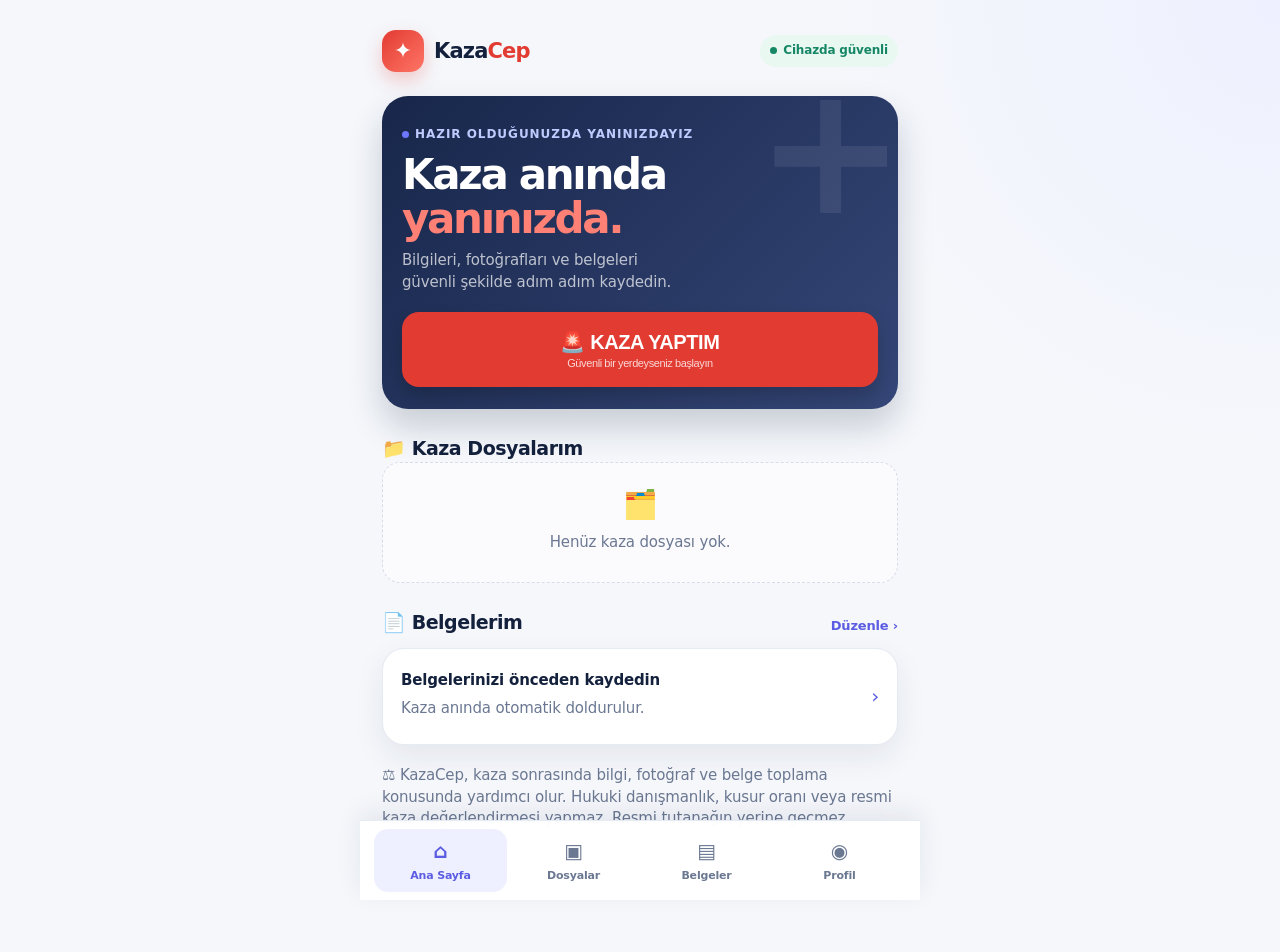
<file: KazaCep (1).html>
<!doctype html><html lang="tr"><head><meta charset="utf-8"><meta name="viewport" content="width=device-width, initial-scale=1, viewport-fit=cover"><title>KazaCep</title><style>
:root{box-sizing:border-box;padding-top:env(safe-area-inset-top,0px);padding-bottom:env(safe-area-inset-bottom,0px);--bg:#f4f6fb;--c:#fff;--t:#0f1b3d;--m:#64708a;--l:#e2e7f0;--r:#d92d20;--ok:#12805c;color-scheme:light}
*{box-sizing:border-box}html,body{height:auto}body{margin:0;background:var(--bg);color:var(--t);font:17px/1.45 system-ui,-apple-system,Segoe UI,Roboto,sans-serif}
#app{max-width:520px;margin:0 auto;padding:16px 16px 110px}#rep{display:none}
h1{font-size:34px;margin:8px 0 0}h1 span{color:var(--r)}h2{font-size:26px;margin:14px 0 6px}h3{margin:22px 0 8px}h4{margin:14px 0 6px}p{margin:6px 0}.m{color:var(--m);font-size:15px}.c{text-align:center}
.card{background:var(--c);border:1px solid var(--l);border-radius:18px;padding:16px;margin:10px 0;box-shadow:0 2px 10px rgba(15,27,61,.06)}
.sos{width:100%;margin:22px 0 8px;padding:34px 10px;font-size:30px;font-weight:800;border:0;border-radius:24px;background:var(--r);color:#fff;box-shadow:0 8px 24px rgba(217,45,32,.4)}
.btn{display:inline-block;border:0;border-radius:14px;background:var(--t);color:var(--bg);font:600 18px inherit;padding:15px 20px;cursor:pointer;text-align:center}
.btn.s{font-size:15px;padding:10px 14px}.btn.g{background:var(--l);color:var(--t)}.btn[disabled]{opacity:.4}.btn.red{background:var(--r);color:#fff}
label{display:block;font-weight:600;margin:12px 0 0;font-size:15px}input,textarea,select{width:100%;margin-top:5px;padding:14px;border:1px solid var(--l);border-radius:12px;font:inherit;background:var(--bg);color:var(--t)}textarea{min-height:200px}
.ft{position:fixed;left:0;right:0;bottom:0;display:flex;gap:10px;padding:12px 16px calc(12px + env(safe-area-inset-bottom,0px));background:var(--c);border-top:1px solid var(--l);max-width:520px;margin:auto}.ft .btn{flex:1}.ft .btn:first-child{flex:.5}
.nv{position:fixed;left:0;right:0;bottom:0;display:flex;background:var(--c);border-top:1px solid var(--l);max-width:520px;margin:auto;padding-bottom:env(safe-area-inset-bottom,0px)}.nv a{flex:1;text-align:center;padding:10px 2px;font-size:12px;color:var(--m);cursor:pointer}.nv a.on{color:var(--r);font-weight:700}.nv i{display:block;font-style:normal;font-size:22px}
.bar{height:8px;background:var(--l);border-radius:8px;margin:6px 0 14px}.bar div{height:100%;background:var(--r);border-radius:8px}
.opt{display:block;width:100%;text-align:left;font-size:20px;background:var(--c);border:2px solid var(--l);border-radius:16px;padding:20px;margin:10px 0;color:var(--t)}.opt.on{border-color:var(--r)}
.warn{background:#fff1f0;border:1px solid #f4b4ae;color:#8a1c12;border-radius:14px;padding:14px;margin:12px 0}
.th{display:flex;flex-wrap:wrap;gap:8px;margin:8px 0}.tn{position:relative}.tn img,.tn i{width:84px;height:84px;object-fit:cover;border-radius:10px;display:flex;align-items:center;justify-content:center;background:var(--l)}.tn u{position:absolute;top:-6px;right:-6px;background:var(--r);color:#fff;width:22px;height:22px;border-radius:50%;text-align:center;text-decoration:none;font-size:15px}
.row{display:flex;gap:8px;flex-wrap:wrap}.fl{margin:14px 0}
.chk{display:flex;justify-content:space-between;padding:12px 4px;border-bottom:1px solid var(--l)}.chk.x{color:var(--r);font-weight:700;cursor:pointer}
.tabs{display:flex;gap:8px;overflow-x:auto;padding:4px 0}.tabs button{white-space:nowrap;border:1px solid var(--l);background:var(--c);color:var(--t);border-radius:20px;padding:9px 14px;font:inherit;font-size:15px}.tabs .on{background:var(--t);color:var(--bg)}
dl{margin:0}dt{color:var(--m);font-size:13px;margin-top:8px}dd{margin:0;font-weight:600}.g{display:grid;grid-template-columns:repeat(3,1fr);gap:6px}.g img{width:100%;aspect-ratio:1;object-fit:cover;border-radius:8px}.pf{padding:20px 4px;background:var(--l);border-radius:8px;text-align:center;font-size:13px}
canvas{width:100%;border:1px solid var(--l);border-radius:14px;touch-action:none}.sk{width:100%;border-radius:10px}.tools{display:flex;gap:6px;flex-wrap:wrap;margin:8px 0}.tools .on{outline:3px solid var(--r)}
@media print{body{background:#fff;color:#000}#app{display:none}#rep{display:block;font-size:12pt;padding:0}#rep h1{font-size:22pt}#rep img{break-inside:avoid}#rep .g{grid-template-columns:repeat(3,1fr)}#rep h2{border-bottom:2px solid #000;margin-top:18px;break-after:avoid}#rep .sk{max-width:60%}}

/* Modern arayüz katmanı */
:root{--bg:#f5f7fb;--c:#ffffff;--t:#14213d;--m:#6b7892;--l:#e6eaf2;--r:#e23b32;--ok:#168765;--accent:#5b5ce2;--soft:#eef0ff;--shadow:0 12px 30px rgba(20,33,61,.08)}
html{scroll-behavior:smooth}body{background:radial-gradient(circle at 100% 0,#eef0ff 0,transparent 28rem),var(--bg);letter-spacing:-.01em}
#app{max-width:560px;padding:18px 18px 116px}
.brand{display:flex;align-items:center;justify-content:space-between;gap:12px;margin:2px 0 24px}.brand-mark{display:flex;align-items:center;gap:10px}.brand-icon{display:grid;place-items:center;width:42px;height:42px;border-radius:14px;background:linear-gradient(135deg,var(--r),#ff7566);color:#fff;box-shadow:0 8px 18px rgba(226,59,50,.25);font-size:22px}.brand-name{font-size:21px;font-weight:850;letter-spacing:-.04em}.brand-name span{color:var(--r)}.brand-status{display:flex;align-items:center;gap:6px;color:var(--ok);font-size:12px;font-weight:700;background:#eaf8f2;padding:7px 10px;border-radius:999px}.brand-status i{width:7px;height:7px;border-radius:50%;background:var(--ok)}
h1{font-size:clamp(32px,8vw,42px);line-height:1.05;letter-spacing:-.055em}h2{font-size:28px;line-height:1.1;letter-spacing:-.045em;margin:18px 0 10px}h3{font-size:19px;letter-spacing:-.025em;margin:26px 0 10px}h4{font-size:16px}
.card{border:1px solid rgba(226,231,240,.85);border-radius:22px;padding:18px;margin:12px 0;box-shadow:var(--shadow);transition:transform .2s,box-shadow .2s}.card[data-nav]{cursor:pointer}.card[data-nav]:active,.card:has(button:active){transform:scale(.99)}
.hero{position:relative;overflow:hidden;padding:24px 20px 22px;border:0;background:linear-gradient(135deg,#18264a 0%,#354778 100%);color:#fff;border-radius:26px;box-shadow:0 18px 34px rgba(20,33,61,.2)}.hero:after{content:'+';position:absolute;right:-8px;top:-35px;color:rgba(255,255,255,.08);font-size:180px;font-weight:900;line-height:1}.hero>*{position:relative;z-index:1}.hero .m{color:rgba(255,255,255,.7)}.hero h1{margin:0 0 9px}.hero h1 span{color:#ff8176}.hero-copy{max-width:290px;margin-bottom:18px!important}.hero-kicker{display:inline-flex;align-items:center;gap:6px;color:#bfcaff;font-size:12px;font-weight:750;letter-spacing:.08em;text-transform:uppercase;margin-bottom:10px}.hero-kicker i{width:7px;height:7px;background:#6d77ff;border-radius:50%}
.sos{position:relative;z-index:1;margin:0;padding:18px 14px;border-radius:17px;font-size:20px;letter-spacing:-.02em;box-shadow:0 10px 20px rgba(0,0,0,.2);transition:transform .15s,filter .15s}.sos:active{transform:scale(.97);filter:brightness(.94)}.sos small{display:block;font-size:11px;font-weight:500;opacity:.8;margin-top:3px}
.section-head{display:flex;align-items:end;justify-content:space-between;gap:10px}.section-head h3{margin-bottom:0}.section-link{color:var(--accent);font-size:13px;font-weight:750;cursor:pointer}.empty{padding:22px 8px;text-align:center;background:rgba(255,255,255,.55);border:1px dashed #d7dcea;border-radius:18px}
.card.case-card{position:relative;padding:16px 16px 14px}.case-top{display:flex;align-items:center;justify-content:space-between;gap:12px;margin-bottom:10px}.case-date{font-weight:800}.case-badge{font-size:11px;font-weight:800;color:var(--r);background:#fff0ef;border-radius:999px;padding:5px 8px}.case-meta{color:var(--m);font-size:14px;display:grid;gap:4px}.case-card .btn{margin-top:12px;width:100%}.doc-card{display:flex;align-items:center;justify-content:space-between;gap:12px}.doc-card b{font-size:15px}.doc-card .doc-arrow{color:var(--accent);font-size:20px}
.btn{border-radius:14px;box-shadow:0 5px 12px rgba(20,33,61,.1);transition:transform .15s,filter .15s}.btn:active{transform:translateY(1px);filter:brightness(.96)}.btn.g{background:#eef1f7;color:var(--t);box-shadow:none}.btn.red{background:linear-gradient(135deg,#e23b32,#c9251d)}
label{font-size:14px;letter-spacing:-.01em}input,textarea,select{border:1.5px solid #e0e5ee;background:#f9fafc;transition:border .15s,box-shadow .15s}input:focus,textarea:focus,select:focus{outline:none;border-color:var(--accent);box-shadow:0 0 0 4px rgba(91,92,226,.12);background:#fff}textarea{min-height:180px}
.nv{max-width:560px;padding:8px 14px calc(8px + env(safe-area-inset-bottom,0px));background:rgba(255,255,255,.94);backdrop-filter:blur(18px);box-shadow:0 -8px 24px rgba(20,33,61,.08);border-top:1px solid rgba(226,231,240,.85)}.nv a{border-radius:14px;padding:8px 2px;font-size:11px;font-weight:650;transition:background .15s}.nv a.on{background:var(--soft);color:var(--accent)}.nv i{font-size:20px;margin-bottom:2px}
.ft{max-width:560px;padding:12px 18px calc(12px + env(safe-area-inset-bottom,0px));background:rgba(255,255,255,.95);backdrop-filter:blur(18px);box-shadow:0 -8px 24px rgba(20,33,61,.08)}.ft .btn{min-height:52px}.ft .btn:first-child{flex:.42}.bar{height:9px;background:#e4e8f2;margin:8px 0 20px;overflow:hidden}.bar div{background:linear-gradient(90deg,var(--accent),var(--r));box-shadow:0 0 12px rgba(91,92,226,.35);transition:width .3s}.opt{border:1.5px solid #e2e6ef;background:#fff;padding:17px 18px;border-radius:18px;box-shadow:0 4px 12px rgba(20,33,61,.04);transition:.15s}.opt:hover,.opt.on{border-color:var(--accent);background:#f7f7ff;box-shadow:0 5px 15px rgba(91,92,226,.12)}.warn{border-radius:18px}.tabs button{border-color:#e1e5ee}.tabs .on{background:var(--accent);color:#fff;border-color:var(--accent)}
.fl{padding:3px 0 10px}.th{min-height:4px}.tn img,.tn i{border-radius:14px;box-shadow:0 4px 10px rgba(20,33,61,.1)}canvas{border:0;box-shadow:inset 0 0 0 1px #dde2ed,0 8px 18px rgba(20,33,61,.08)}
@media (min-width:560px){body{padding-top:10px}#app{padding-left:22px;padding-right:22px}}
</style></head><body><div id="app"></div><div id="rep"></div><script>
const $=s=>document.querySelector(s),e=s=>String(s??'').replace(/[&<>"]/g,c=>({'&':'&amp;','<':'&lt;','>':'&gt;','"':'&quot;'}[c]));
let S={P:{},cases:[]},cur=null,step=0,pi=1,tab='olay',view='home',db,tm;
// ---- Depolama: IndexedDB (cihazda, çevrimdışı). Sunucu senkronu için c.synced bayrağı hazır.
const idb=()=>new Promise(r=>{try{const q=indexedDB.open('kazacep',1);q.onupgradeneeded=()=>q.result.createObjectStore('kv');q.onsuccess=()=>{db=q.result;r()};q.onerror=()=>r()}catch(x){r()}});
const load=()=>new Promise(r=>{if(!db)return r();try{const g=db.transaction('kv').objectStore('kv').get('s');g.onsuccess=()=>{if(g.result)S=g.result;r()};g.onerror=()=>r()}catch(x){r()}});
const save=()=>{clearTimeout(tm);tm=setTimeout(()=>{try{db&&db.transaction('kv','readwrite').objectStore('kv').put(S,'s')}catch(x){}},250)};
const sync=()=>{/* İleride: navigator.onLine iken synced:false dosyaları sunucuya gönder */};addEventListener('online',sync);
const PH=[['Olay yerinin genel görünüşü','Araçların, yolun ve çevrenin tamamı görünecek şekilde fotoğraf çekin.',0],['Kendi aracınızın genel görünüşü','Aracınızın tamamı görünsün.',0],['Kendi aracınızdaki hasar','Hasarlı bölgeleri yakından ve farklı açılardan görüntüleyin. Birden fazla fotoğraf çekebilirsiniz.',1],['Karşı aracın genel görünüşü','Karşı aracın tamamı görünsün.',0],['Karşı aracın hasarı','Hasarlı bölgeleri yakından çekin.',1],['Araç plakaları','Plakaların okunabilir olduğundan emin olun.',0],['Yol ve trafik işaretleri','Levhalar, işaretler ve ışıklar.',1],['Yol çalışması / şerit / çevre','Yol çalışması, şeritler, levhalar, kavşak, yoldaki engeller (varsa).',1],['Diğer önemli detaylar','Fren izi, kırık parçalar, yol hasarı, diğer detaylar (varsa).',1]];
const TYPES={iki:['🚗','İki araçlı kaza'],tek:['🚙','Tek araçlı kaza'],cok:['🚛','Birden fazla araç'],diger:['⚠️','Diğer']};
const LEGAL='KazaCep, kaza sonrasında bilgi, fotoğraf ve belge toplama konusunda yardımcı olur. Hukuki danışmanlık, kusur oranı veya resmi kaza değerlendirmesi yapmaz. Resmi tutanağın yerine geçmez.';
const ref=o=>o==='P'?S.P:o==='c'?cur:cur[o];
const inp=(o,k,l,t='text')=>`<label>${l}<input type="${t}" data-o="${o}" data-k="${k}" value="${e(ref(o)[k])}"></label>`;
const arr=(o,k,m)=>{const v=ref(o)[k];return m?(v||[]):v?[v]:[]};
const isPdf=x=>x.startsWith('data:application/pdf');
const fl=(o,k,l,m,pdf,cam=1)=>`<div class="fl"><b>${l}</b><div class="th">${arr(o,k,m).map((x,i)=>`<span class="tn">${isPdf(x)?'<i>PDF</i>':`<img src="${x}">`}<u data-d="${o}|${k}|${i}|${m?1:0}">×</u></span>`).join('')}</div><div class="row">${cam?`<label class="btn s">📷 Çek<input type="file" hidden accept="image/*" capture="environment" data-f="${o}|${k}|${m?1:0}"></label>`:''}<label class="btn s g">🖼️ Galeri${pdf?' / PDF':''}<input type="file" hidden accept="image/*${pdf?',application/pdf':''}" data-f="${o}|${k}|${m?1:0}"></label></div></div>`;
const rd=f=>new Promise(r=>{if(f.type==='application/pdf'){const x=new FileReader();x.onload=()=>r(x.result);x.readAsDataURL(f);return}const im=new Image(),u=URL.createObjectURL(f);im.onload=()=>{const s=Math.min(1,1280/Math.max(im.width,im.height)),c=document.createElement('canvas');c.width=im.width*s;c.height=im.height*s;c.getContext('2d').drawImage(im,0,0,c.width,c.height);URL.revokeObjectURL(u);r(c.toDataURL('image/jpeg',.7))};im.src=u});
const veh=o=>inp(o,'plaka','Plaka')+inp(o,'marka','Marka')+inp(o,'model','Model')+(o==='other'?inp(o,'sahip','Araç sahibi'):inp(o,'yil','Model yılı','number'));
const ins=o=>inp(o,'sirket','Sigorta şirketi')+inp(o,'pno','Poliçe numarası')+inp(o,'pbas','Poliçe başlangıç tarihi','date')+inp(o,'pbit','Poliçe bitiş tarihi','date')+fl(o,'pdoc','Poliçe belgesi',0,1);
const tek=()=>cur&&cur.type==='tek';
// ---- Adımlar
const STEPS=[
['Güvenlik',()=>`<h2>🛡️ Önce Güvenliğiniz</h2><div class="card"><p>Öncelikle kendinizin ve çevrenizdekilerin güvenli olduğundan emin olun. Yaralanma veya acil durum varsa gerekli acil yardım hizmetlerine başvurun.</p></div><div class="warn"><b>Yaralanma veya hayati tehlike varsa önce acil yardım çağırın (112).</b> KazaCep'i kullanmak için güvenli bir ortamda olduğunuzdan emin olun. Yol üzerinde telefon kullanmayın.</div>`],
['Kaza Türü',()=>`<h2>Kaza türü nedir?</h2>`+Object.entries(TYPES).map(([k,v])=>`<button class="opt ${cur.type==k?'on':''}" data-a="type" data-v="${k}">${v[0]} ${v[1]}</button>`).join('')+(cur.type=='cok'?'<p class="m">Diğer araç/sürücüler sonradan eklenebilecek şekilde tasarlandı (ilk sürümde 1 karşı araç).</p>':'')],
['Konum ve Zaman',()=>{const l=cur.loc,d=new Date(cur.created);return `<h2>📍 Kaza Konumu</h2><div class="card"><b>${d.toLocaleDateString('tr-TR',{day:'numeric',month:'long',year:'numeric'})}</b> • ${d.toLocaleTimeString('tr-TR',{hour:'2-digit',minute:'2-digit'})}<label>Tarih ve saat (değiştirebilirsiniz)<input type="datetime-local" data-dt value="${new Date(d-d.getTimezoneOffset()*60000).toISOString().slice(0,16)}"></label></div>`+(cur.gs=='wait'?'<div class="card c">⏳ <b>Konumunuz alınıyor...</b></div>':l.lat&&cur.gs=='ok'?`<div class="card"><b style="color:var(--ok)">✓ Konum kaydedildi</b><svg viewBox="0 0 300 110" width="100%"><rect width="300" height="110" rx="12" fill="#dfe7f3"/><path d="M0 70 L300 40" stroke="#fff" stroke-width="14"/><path d="M110 0 L150 110" stroke="#fff" stroke-width="10"/><text x="150" y="62" font-size="38" text-anchor="middle">📍</text></svg><p>${(+l.lat).toFixed(5)}, ${(+l.lng).toFixed(5)}${l.acc?` (±${Math.round(l.acc)} m)`:''}</p><a class="m" target="_blank" rel="noopener" href="https://www.openstreetmap.org/?mlat=${l.lat}&mlon=${l.lng}#map=17/${l.lat}/${l.lng}">Haritada aç (internet gerekir)</a></div>`:`<div class="warn">Konum alınamadı. Konumu manuel girebilirsiniz.</div>`)+`<button class="btn g s" data-a="geo">🔄 Konumu yeniden al</button><h3>Konumu manuel seç</h3>${inp('loc','adres','Adres / yer tarifi (ör. Karabük, D100 Yenişehir çıkışı)')}${inp('loc','lat','Enlem (isteğe bağlı)','number')}${inp('loc','lng','Boylam (isteğe bağlı)','number')}`}],
['Olay Yeri Fotoğrafları',()=>{const p=PH[pi-1],po=pord(),n=po.indexOf(pi)+1;return `<h2>📸 Olay Yerini Kaydet</h2><div class="card"><b style="color:var(--r)">Fotoğraf ${n} / ${po.length}</b><h3 style="margin:6px 0">${p[0]}</h3><p>${p[1]}</p>${fl('ph',pi,'Fotoğraflar',1,0)}${p[2]?'':''}</div>`}],
['Benim Aracım',()=>`<h2>🚗 Benim Aracım</h2>${veh('my')}<h3>Ruhsat</h3>${fl('my','rOn','Ruhsat — ön yüz',0,1)}${fl('my','rArka','Ruhsat — arka yüz',0,1)}`],
['Sürücü Bilgilerim',()=>`<h2>👤 Sürücü Bilgilerim</h2>${inp('my','ad','Ad Soyad')}${inp('my','tel','Telefon','tel')}${inp('my','kimlik','Kimlik bilgileri (TC No)')}${inp('my','sinif','Ehliyet sınıfı')}<h3>Ehliyet</h3>${fl('my','eOn','Ehliyet — ön yüz',0,1)}${fl('my','eArka','Ehliyet — arka yüz',0,1)}<p class="m">Not: Altyapı ileride OCR eklenecek şekilde alan bazlı tasarlandı.</p>`],
['Karşı Araç',()=>`<h2>🚙 Karşı Araç</h2>${veh('other')}<h3>Ruhsat</h3>${fl('other','rOn','Ruhsat — ön yüz',0,1)}${fl('other','rArka','Ruhsat — arka yüz',0,1)}`],
['Karşı Sürücü',()=>`<h2>👤 Karşı Sürücü</h2>${inp('other','ad','Ad Soyad')}${inp('other','tel','Telefon','tel')}${inp('other','sinif','Ehliyet sınıfı')}<h3>Ehliyet fotoğrafı</h3>${fl('other','eOn','Ön yüzü çek',0,1)}${fl('other','eArka','Arka yüzü çek',0,1)}`+(cur.other.eOn&&cur.other.eArka?'':`<div class="warn">⚠️ Karşı sürücünün ehliyet fotoğrafı eklenmedi. İsterseniz yine de devam edebilirsiniz.</div>`)],
['Sigorta',()=>`<h2>🛡️ Sigorta Bilgileri</h2><div class="card"><h4>Benim aracım</h4>${ins('my')}</div>`+(tek()?'':`<div class="card"><h4>Karşı araç</h4>${ins('other')}</div>`)],
['Tanıklar',()=>`<h2>👥 Tanık</h2><b>Kazayı gören tanık var mı?</b><div class="row"><button class="opt on" style="width:48%;${cur.wa=='e'?'':'border-color:var(--l)'}" data-a="wa" data-v="e">Evet</button><button class="opt" style="width:48%;${cur.wa=='h'?'border-color:var(--r)':''}" data-a="wa" data-v="h">Hayır</button></div>`+(cur.wa=='e'?cur.wit.map((w,i)=>`<div class="card"><b>Tanık ${i+1}</b> <u data-a="delw" data-v="${i}" style="float:right;color:var(--r)">Sil</u>${['ad|Ad Soyad','tel|Telefon','ac|Açıklama'].map(s=>{const[k,l]=s.split('|');return `<label>${l}<input data-w="${i}|${k}" value="${e(w[k])}"></label>`}).join('')}</div>`).join('')+`<button class="btn g" data-a="addw">+ Tanık ekle</button>`:'')],
['Kaza Açıklaması',()=>`<h2>📝 Kaza Nasıl Gerçekleşti?</h2><textarea data-o="c" data-k="desc" placeholder="Olayı kendi gördüğünüz şekilde açıklayın.">${e(cur.desc)}</textarea><p class="m">Uygulama kusur oranı belirlemez, kimin haklı olduğunu söylemez, hukuki yorum yapmaz.</p>`],
['Kaza Krokisi',()=>`<h2>🗺️ Kaza Krokisi</h2><div class="tools"><button class="btn s g" data-add="🚗">🚗 Araç</button><button class="btn s g" data-add="🚙">🚙 Karşı araç</button><button class="btn s g" data-add="💥">💥 Çarpışma</button><button class="btn s g on" data-t="move">✋ Taşı</button><button class="btn s g" data-t="road">🛣️ Yol</button><button class="btn s g" data-t="arrow">➡️ Yön/Ok</button><button class="btn s g" data-un>↩️ Geri al</button></div><canvas id="cv"></canvas><p class="m">Araçları sürükleyin, yol ve ok çizin. Kroki otomatik kaydedilir.</p>`],
['Belgeler',()=>`<h2>📄 Belgeler</h2><p class="m">JPG, PNG veya PDF ekleyebilirsiniz.</p>${[['ruhsat','Ruhsat'],['ehliyet','Ehliyet'],['police','Sigorta poliçesi'],['tutanak','Kaza tespit tutanağı'],['diger','Diğer belgeler']].map(([k,l])=>fl('dk',k,l,1,1,0)).join('')}`],
['Kontrol',()=>`<h2>✅ Kaza Dosyanızı Kontrol Edin</h2><div class="card">${items().map(([l,f,s])=>f()?`<div class="chk"><span>✓ ${l}</span></div>`:`<div class="chk x" data-go="${s}"><span>${l}</span><span>⚠️ Eksik ›</span></div>`).join('')}</div><p class="m">Eksik olanlara dokunarak geri dönebilirsiniz. Eksikle de dosya oluşturabilirsiniz.</p>`]];
const pord=()=>[1,2,3,4,5,6,7,8,9].filter(i=>!(tek()&&(i==4||i==5)));
const order=()=>STEPS.map((_,i)=>i).filter(i=>!(tek()&&(i==6||i==7)));
const any=a=>a&&a.length;
const items=()=>{const m=cur.my,o=cur.other,t=tek(),dk=Object.values(cur.dk).some(any);return [['Kaza konumu',()=>cur.loc.lat||cur.loc.adres,2],['Tarih / saat',()=>1,2],['Olay yeri fotoğrafları',()=>Object.values(cur.ph).some(any),3],['Kendi araç bilgileri',()=>m.plaka,4],...(t?[]:[['Karşı araç bilgileri',()=>o.plaka,6]]),['Kendi sürücü bilgileri',()=>m.ad,5],...(t?[]:[['Karşı sürücü bilgileri',()=>o.ad,7]]),['Ehliyet fotoğrafları',()=>m.eOn&&(t||o.eOn),5],['Ruhsat fotoğrafları',()=>m.rOn&&(t||o.rOn),4],['Sigorta bilgileri',()=>m.sirket&&(t||o.sirket),8],['Poliçe belgeleri',()=>m.pdoc&&(t||o.pdoc),8],['Tanık bilgileri',()=>cur.wa=='h'||any(cur.wit),9],['Kaza açıklaması',()=>cur.desc,10],['Kaza krokisi',()=>cur.sketch,11],['Diğer belgeler',()=>dk,12]]};
// ---- Kaza dosyası bölümleri (sekmeler + PDF ortak)
const kv=a=>`<dl>${a.map(([k,v])=>`<dt>${k}</dt><dd>${e(v)||'—'}</dd>`).join('')}</dl>`;
const imgs=a=>any(a)?`<div class="g">${a.map(x=>isPdf(x)?'<div class="pf">PDF belgesi</div>':`<img src="${x}">`).join('')}</div>`:'<p class="m">Eklenmedi</p>';
const one=x=>x?[x]:[];
const placeOf=c=>c.loc.adres||(c.loc.lat?(+c.loc.lat).toFixed(4)+', '+(+c.loc.lng).toFixed(4):'Konum yok');
const sec=c=>{const t=c.type=='tek',D=new Date(c.created),vh=(v,n,o)=>`<h4>${n}</h4>`+kv([['Plaka',v.plaka],['Marka',v.marka],['Model',v.model],o?['Araç sahibi',v.sahip]:['Model yılı',v.yil]])+'<p class="m">Ruhsat</p>'+imgs([...one(v.rOn),...one(v.rArka)]),dr=(v,n)=>`<h4>${n}</h4>`+kv([['Ad Soyad',v.ad],['Telefon',v.tel],...(v===c.my?[['Kimlik',v.kimlik]]:[]),['Ehliyet sınıfı',v.sinif]])+'<p class="m">Ehliyet</p>'+imgs([...one(v.eOn),...one(v.eArka)]),sg=(v,n)=>`<h4>${n}</h4>`+kv([['Şirket',v.sirket],['Poliçe no',v.pno],['Başlangıç',v.pbas],['Bitiş',v.pbit]])+imgs(one(v.pdoc));
return{olay:kv([['Tarih',D.toLocaleDateString('tr-TR',{day:'numeric',month:'long',year:'numeric'})],['Saat',D.toLocaleTimeString('tr-TR',{hour:'2-digit',minute:'2-digit'})],['Kaza türü',TYPES[c.type]?.[1]],['Konum',placeOf(c)],['Koordinat',c.loc.lat?c.loc.lat+', '+c.loc.lng:'']]),foto:PH.map((p,i)=>(t&&(i==3||i==4))?'':`<h4>${p[0]}</h4>`+imgs(c.ph[i+1])).join(''),arac:vh(c.my,'Kendi araç')+(t?'':vh(c.other,'Karşı araç',1)),surucu:dr(c.my,'Kendi sürücü')+(t?'':dr(c.other,'Karşı sürücü')),sig:sg(c.my,'Kendi aracım')+(t?'':sg(c.other,'Karşı araç')),tanik:any(c.wit)?c.wit.map((w,i)=>`<h4>Tanık ${i+1}</h4>`+kv([['Ad Soyad',w.ad],['Telefon',w.tel],['Açıklama',w.ac]])).join(''):'<p class="m">Tanık bilgisi yok</p>',acik:`<p style="white-space:pre-wrap">${e(c.desc)||'—'}</p>`,kroki:c.sketch?`<img class="sk" src="${c.sketch}">`:'<p class="m">Kroki yok</p>',belge:[['ruhsat','Ruhsat'],['ehliyet','Ehliyet'],['police','Sigorta poliçesi'],['tutanak','Kaza tespit tutanağı'],['diger','Diğer']].map(([k,l])=>`<h4>${l}</h4>`+imgs(c.dk[k])).join('')}};
const TABS=[['olay','📍 Olay'],['foto','📸 Fotoğraflar'],['arac','🚗 Araçlar'],['surucu','👤 Sürücüler'],['sig','🛡️ Sigorta'],['tanik','👥 Tanıklar'],['acik','📝 Açıklama'],['kroki','🗺️ Kroki'],['belge','📄 Belgeler']];
const cardOf=c=>{const D=new Date(c.created);return `<div class="card case-card"><div class="case-top"><span class="case-date">${D.toLocaleDateString('tr-TR',{day:'numeric',month:'long',year:'numeric'})}</span>${c.done?'<span class="case-badge">TAMAMLANDI</span>':'<span class="case-badge">TASLAK</span>'}</div><div class="case-meta"><div>📍 ${e(placeOf(c))}</div><div>🚗 ${c.type=='tek'?1:2}${c.type=='cok'?'+':''} araç · ${TYPES[c.type]?.[1]||'Kaza kaydı'}</div></div><button class="btn s" data-open="${c.id}">${c.done?'Dosyayı Gör':'Devam Et'} <span aria-hidden="true">›</span></button></div>`};
const legal=`<p class="m" style="margin-top:20px">⚖️ ${LEGAL}</p>`;
const V={home:()=>`<div class="brand"><div class="brand-mark"><div class="brand-icon">✦</div><div class="brand-name">Kaza<span>Cep</span></div></div><div class="brand-status"><i></i> Cihazda güvenli</div></div><div class="hero"><div class="hero-kicker"><i></i> Hazır olduğunuzda yanınızdayız</div><h1>Kaza anında<br><span>yanınızda.</span></h1><p class="m hero-copy">Bilgileri, fotoğrafları ve belgeleri güvenli şekilde adım adım kaydedin.</p><button class="sos" data-a="start">🚨 KAZA YAPTIM<small>Güvenli bir yerdeyseniz başlayın</small></button></div><div class="section-head"><h3>📁 Kaza Dosyalarım</h3>${S.cases.length?`<span class="section-link" data-nav="files">Tümünü gör ›</span>`:''}</div>${S.cases.slice(0,2).map(cardOf).join('')||'<div class="empty"><div style="font-size:28px">🗂️</div><p class="m">Henüz kaza dosyası yok.</p></div>'}<div class="section-head"><h3>📄 Belgelerim</h3><span class="section-link" data-nav="docs">Düzenle ›</span></div><div class="card doc-card" data-nav="docs"><div><b>${S.P.plaka?'🚗 '+e(S.P.plaka):'Belgelerinizi önceden kaydedin'}</b><p class="m">${S.P.plaka||S.P.rOn?`${S.P.rOn?'Ruhsat ✓  ':''}${S.P.eOn?'Ehliyet ✓  ':''}${S.P.pdoc?'Poliçe ✓':''}`:'Kaza anında otomatik doldurulur.'}</p></div><span class="doc-arrow">›</span></div>${legal}`,
files:()=>`<h2>📁 Kaza Dosyalarım</h2>${S.cases.map(cardOf).join('')||'<p class="m">Henüz kaza dosyası yok.</p>'}`,
docs:()=>`<h2>📄 Belgelerim</h2><p class="m">Burada kaydettikleriniz yeni kazada otomatik kullanılır.</p><div class="card"><h4>🚗 Aracım</h4>${veh('P')}</div><div class="card"><h4>📄 Ruhsat</h4>${fl('P','rOn','Ön yüz',0,1)}${fl('P','rArka','Arka yüz',0,1)}</div><div class="card"><h4>👤 Ehliyet</h4>${fl('P','eOn','Ön yüz',0,1)}${fl('P','eArka','Arka yüz',0,1)}</div><div class="card"><h4>🛡️ Sigorta</h4>${ins('P')}</div><button class="btn red" style="width:100%;margin-top:4px" data-a="save-docs">💾 Belgelerimi Kaydet</button><p class="m c" style="margin-top:10px">Bilgileriniz bu cihazda güvenle saklanır.</p>`,
prof:()=>`<h2>👤 Profil</h2><div class="card">${inp('P','ad','Ad Soyad')}${inp('P','tel','Telefon','tel')}${inp('P','kimlik','Kimlik bilgileri (TC No)')}${inp('P','sinif','Ehliyet sınıfı')}</div><div class="card"><b>🔒 Veri güvenliği</b><p class="m">Tüm bilgiler yalnızca bu cihazda, tarayıcınızın özel deposunda saklanır; başka kullanıcılar göremez. Sunucu eşitlemesi için altyapı hazırdır (her dosyada “eşitlendi” bayrağı).</p></div>${legal}<button class="btn g" data-a="wipe">Tüm verilerimi sil</button>`,
case:()=>{const c=cur,s=sec(c);return `<button class="btn g s" data-nav="files">‹ Dosyalarım</button><h2>📁 Kaza Dosyası</h2><div class="card"><b>${new Date(c.created).toLocaleDateString('tr-TR',{day:'numeric',month:'long',year:'numeric'})}</b><div>📍 ${e(placeOf(c))}</div><b>${TYPES[c.type]?.[1]||'Kaza'}</b></div><button class="btn red" style="width:100%" data-a="pdf">📄 PDF OLUŞTUR</button><p class="m c">Açılan pencerede “PDF olarak kaydet” seçin.</p><div class="tabs">${TABS.map(([k,l])=>`<button class="${tab==k?'on':''}" data-tab="${k}">${l}</button>`).join('')}</div><div class="card">${s[tab]}</div><button class="btn g s" data-a="edit">✏️ Düzenle</button>${legal}`}};
const nav=()=>`<div class="nv">${[['home','⌂','Ana Sayfa'],['files','▣','Dosyalar'],['docs','▤','Belgeler'],['prof','◉','Profil']].map(([k,i,l])=>`<a data-nav="${k}" class="${view==k||(k=='files'&&view=='case')?'on':''}"><i>${i}</i>${l}</a>`).join('')}</div>`;
const wiz=()=>{const o=order(),p=o.indexOf(step),last=p==o.length-1,po=pord(),skip=step==3&&PH[pi-1][2]&&!any(cur.ph[pi]);const dis=(step==1&&!cur.type)||(step==3&&!PH[pi-1][2]&&!any(cur.ph[pi]));return `<div class="m"><b>${p+1} / ${o.length} – ${STEPS[step][0]}</b></div><div class="bar"><div style="width:${(p+1)/o.length*100}%"></div></div>${STEPS[step][1]()}<p class="m" style="margin-top:20px">⚖️ ${LEGAL}</p><div class="ft"><button class="btn g" data-a="back">‹ Geri</button><button class="btn ${last?'red':''}" data-a="next" ${dis?'disabled':''}>${step==0?'Güvendeyim, devam et':last?'KAZA DOSYASINI OLUŞTUR':skip?'Atla':'Devam ›'}</button></div>`};
function render(top){const y=scrollY;if(view=='wiz'){cur.step=step;cur.pi=pi;save()}$('#app').innerHTML=view=='wiz'?wiz():V[view]()+(view=='case'?'':nav());if(view=='wiz'&&step==11)sketch();scrollTo(0,top?0:y)}
function geo(){cur.gs='wait';render();if(!navigator.geolocation){cur.gs='fail';return render()}navigator.geolocation.getCurrentPosition(p=>{cur.loc.lat=p.coords.latitude;cur.loc.lng=p.coords.longitude;cur.loc.acc=p.coords.accuracy;cur.gs='ok';save();step==2&&view=='wiz'&&render()},()=>{cur.gs='fail';save();step==2&&view=='wiz'&&render()},{timeout:12000,enableHighAccuracy:true})}
function enter(){if(step==2&&!cur.gs)geo();else render(1)}
function start(){cur={id:Date.now(),created:new Date().toISOString(),type:'',loc:{},ph:{},my:JSON.parse(JSON.stringify(S.P)),other:{},wit:[],wa:'',dk:{},desc:'',sketch:'',sk:[],done:false,synced:false};S.cases.unshift(cur);step=0;pi=1;view='wiz';save();render(1)}
function sketch(){const cv=$('#cv');if(!cv)return;const x=cv.getContext('2d');cv.width=600;cv.height=700;let tool='move',dr=null,ln=null;const rk=i=>i.t=='l'?(i.k=='road'?0:1):2;
const draw=()=>{x.fillStyle='#eef1f6';x.fillRect(0,0,600,700);x.lineCap=x.lineJoin='round';[...cur.sk].sort((a,b)=>rk(a)-rk(b)).forEach(i=>{if(i.t=='l'){x.beginPath();i.p.forEach((q,n)=>n?x.lineTo(q[0],q[1]):x.moveTo(q[0],q[1]));if(i.k=='road'){x.strokeStyle='#9aa3b5';x.lineWidth=90;x.stroke();x.strokeStyle='#fff';x.lineWidth=3;x.setLineDash([16,14]);x.stroke();x.setLineDash([])}else{x.strokeStyle='#d92d20';x.lineWidth=6;x.stroke();const n=i.p.length;if(n>1){const a=i.p[n-1],b=i.p[Math.max(0,n-6)],g=Math.atan2(a[1]-b[1],a[0]-b[0]);x.beginPath();[-.5,.5].forEach(d=>{x.moveTo(a[0],a[1]);x.lineTo(a[0]+30*Math.cos(g+Math.PI+d),a[1]+30*Math.sin(g+Math.PI+d))});x.stroke()}}}else{x.font='64px serif';x.textAlign='center';x.textBaseline='middle';x.fillText(i.e,i.x,i.y)}})};
const pos=v=>{const r=cv.getBoundingClientRect();return[(v.clientX-r.left)*600/r.width,(v.clientY-r.top)*700/r.height]};const fin=()=>{cur.sketch=cv.toDataURL('image/png');save()};
cv.onpointerdown=v=>{const[px,py]=pos(v);cv.setPointerCapture(v.pointerId);if(tool=='move'){dr=[...cur.sk].reverse().find(i=>i.t!='l'&&Math.hypot(i.x-px,i.y-py)<50)}else{ln={t:'l',k:tool,p:[[px,py]]};cur.sk.push(ln)}};
cv.onpointermove=v=>{const q=pos(v);if(dr){dr.x=q[0];dr.y=q[1]}else if(ln)ln.p.push(q);else return;draw()};cv.onpointerup=()=>{if(dr||ln){dr=ln=null;fin()}};
document.querySelectorAll('[data-t]').forEach(b=>b.onclick=()=>{tool=b.dataset.t;document.querySelectorAll('[data-t]').forEach(z=>z.classList.toggle('on',z==b))});
document.querySelectorAll('[data-add]').forEach(b=>b.onclick=()=>{cur.sk.push({t:'i',e:b.dataset.add,x:200+Math.random()*200,y:300+Math.random()*100});draw();fin()});
$('[data-un]').onclick=()=>{cur.sk.pop();draw();fin()};draw()}
// ---- Olaylar
document.addEventListener('input',v=>{const t=v.target;if(t.dataset.dt!==undefined){const d=new Date(t.value);if(!isNaN(d)){cur.created=d.toISOString();save()}}else if(t.dataset.k){ref(t.dataset.o)[t.dataset.k]=t.value;save()}else if(t.dataset.w){const[i,k]=t.dataset.w.split('|');cur.wit[i][k]=t.value;save()}});
document.addEventListener('change',async v=>{const t=v.target;if(!t.dataset.f)return;const[o,k,m]=t.dataset.f.split('|'),ob=ref(o);for(const f of t.files){const d=await rd(f);if(+m)(ob[k]=ob[k]||[]).push(d);else ob[k]=d}save();render()});
document.addEventListener('click',v=>{const t=v.target.closest('[data-a],[data-d],[data-go],[data-nav],[data-open],[data-tab]');if(!t)return;const D=t.dataset;
if(D.d){const[o,k,i,m]=D.d.split('|'),ob=ref(o);+m?ob[k].splice(i,1):delete ob[k];save();return render()}
if(D.tab){tab=D.tab;return render()}
if(D.nav){view=D.nav;return render(1)}
if(D.go){step=+D.go;if(step==3)pi=pord()[0];return enter()}
if(D.open){cur=S.cases.find(c=>c.id==D.open);if(cur.done){view='case';tab='olay'}else{view='wiz';step=cur.step||0;pi=cur.pi||1}return render(1)}
switch(D.a){case'start':start();break;
case'type':cur.type=D.v;save();render();break;case'geo':geo();break;case'save-docs':{save();const b=t.closest('[data-a]');if(b){const label=b.innerHTML;b.innerHTML='✓ Kaydedildi';b.disabled=true;setTimeout(()=>{b.innerHTML=label;b.disabled=false},1800)}break;}
case'wa':cur.wa=D.v;if(D.v=='e'&&!cur.wit.length)cur.wit.push({});save();render();break;case'addw':cur.wit.push({});render();break;case'delw':cur.wit.splice(D.v,1);render();break;
case'back':{const o=order(),po=pord();if(step==3&&pi!=po[0]){pi=po[po.indexOf(pi)-1];render(1)}else if(step==0){view='home';render(1)}else{step=o[o.indexOf(step)-1];if(step==3)pi=po[po.length-1];enter()}break}
case'next':{const o=order(),po=pord();if(step==3&&pi!=po[po.length-1]){pi=po[po.indexOf(pi)+1];render(1)}else if(step==o[o.length-1]){cur.done=true;cur.synced=false;save();view='case';tab='olay';render(1)}else{step=o[o.indexOf(step)+1];if(step==3)pi=po[0];enter()}break}
case'edit':cur.done=false;view='wiz';step=order().slice(-1)[0];render(1);break;
case'pdf':{const s=sec(cur);$('#rep').innerHTML=`<h1>KAZACEP KAZA DOSYASI</h1>`+TABS.map(([k,l])=>`<h2>${l}</h2>${s[k]}`).join('')+`<p style="font-size:10pt;margin-top:20px">${LEGAL}</p>`;setTimeout(()=>print(),150);break}
case'wipe':if(confirm('Tüm kaza dosyaları ve belgeler silinsin mi?')){S={P:{},cases:[]};save();view='home';render(1)}}});
idb().then(load).then(()=>render());
</script></body></html>
</file>
